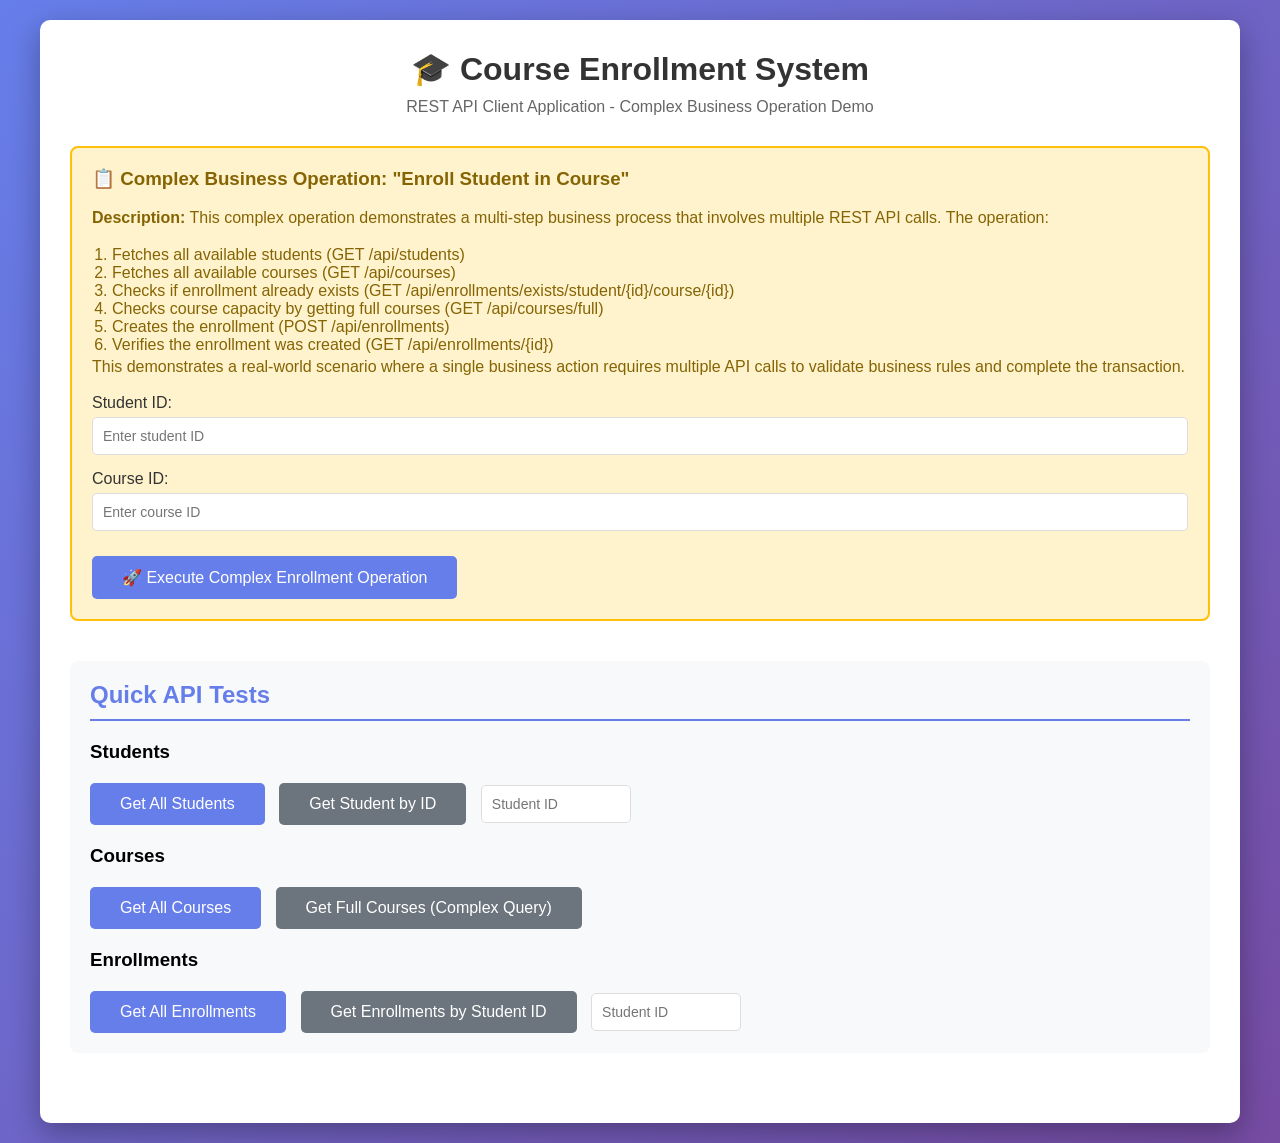
<file: src/main/resources/static/client/index.html>
<!DOCTYPE html>
<html lang="en">
<head>
    <meta charset="UTF-8">
    <meta name="viewport" content="width=device-width, initial-scale=1.0">
    <title>Course Enrollment System - Client Application</title>
    <style>
        * {
            margin: 0;
            padding: 0;
            box-sizing: border-box;
        }
        
        body {
            font-family: 'Segoe UI', Tahoma, Geneva, Verdana, sans-serif;
            background: linear-gradient(135deg, #667eea 0%, #764ba2 100%);
            min-height: 100vh;
            padding: 20px;
        }
        
        .container {
            max-width: 1200px;
            margin: 0 auto;
            background: white;
            border-radius: 10px;
            box-shadow: 0 10px 30px rgba(0,0,0,0.3);
            padding: 30px;
        }
        
        h1 {
            color: #333;
            margin-bottom: 10px;
            text-align: center;
        }
        
        .subtitle {
            text-align: center;
            color: #666;
            margin-bottom: 30px;
        }
        
        .section {
            margin-bottom: 40px;
            padding: 20px;
            background: #f8f9fa;
            border-radius: 8px;
        }
        
        .section h2 {
            color: #667eea;
            margin-bottom: 15px;
            border-bottom: 2px solid #667eea;
            padding-bottom: 10px;
        }
        
        .form-group {
            margin-bottom: 15px;
        }
        
        label {
            display: block;
            margin-bottom: 5px;
            color: #333;
            font-weight: 500;
        }
        
        input, select, textarea {
            width: 100%;
            padding: 10px;
            border: 1px solid #ddd;
            border-radius: 5px;
            font-size: 14px;
        }
        
        button {
            background: #667eea;
            color: white;
            padding: 12px 30px;
            border: none;
            border-radius: 5px;
            cursor: pointer;
            font-size: 16px;
            font-weight: 500;
            margin-right: 10px;
            margin-top: 10px;
        }
        
        button:hover {
            background: #5568d3;
        }
        
        button.secondary {
            background: #6c757d;
        }
        
        button.secondary:hover {
            background: #5a6268;
        }
        
        .result {
            margin-top: 20px;
            padding: 15px;
            background: #e7f3ff;
            border-left: 4px solid #2196F3;
            border-radius: 5px;
        }
        
        .error {
            background: #ffebee;
            border-left-color: #f44336;
        }
        
        .success {
            background: #e8f5e9;
            border-left-color: #4caf50;
        }
        
        pre {
            background: #f5f5f5;
            padding: 15px;
            border-radius: 5px;
            overflow-x: auto;
            margin-top: 10px;
        }
        
        .complex-operation {
            background: #fff3cd;
            border: 2px solid #ffc107;
            padding: 20px;
            border-radius: 8px;
            margin-top: 20px;
        }
        
        .complex-operation h3 {
            color: #856404;
            margin-bottom: 15px;
        }
        
        .complex-operation p {
            color: #856404;
            margin-bottom: 15px;
            line-height: 1.6;
        }
        
        .loading {
            display: inline-block;
            width: 20px;
            height: 20px;
            border: 3px solid #f3f3f3;
            border-top: 3px solid #667eea;
            border-radius: 50%;
            animation: spin 1s linear infinite;
            margin-left: 10px;
        }
        
        @keyframes spin {
            0% { transform: rotate(0deg); }
            100% { transform: rotate(360deg); }
        }
    </style>
</head>
<body>
    <div class="container">
        <h1>🎓 Course Enrollment System</h1>
        <p class="subtitle">REST API Client Application - Complex Business Operation Demo</p>
        
        <!-- Complex Business Operation Section -->
        <div class="section complex-operation">
            <h3>📋 Complex Business Operation: "Enroll Student in Course"</h3>
            <p>
                <strong>Description:</strong> This complex operation demonstrates a multi-step business process that involves 
                multiple REST API calls. The operation:
            </p>
            <ol style="margin-left: 20px; color: #856404;">
                <li>Fetches all available students (GET /api/students)</li>
                <li>Fetches all available courses (GET /api/courses)</li>
                <li>Checks if enrollment already exists (GET /api/enrollments/exists/student/{id}/course/{id})</li>
                <li>Checks course capacity by getting full courses (GET /api/courses/full)</li>
                <li>Creates the enrollment (POST /api/enrollments)</li>
                <li>Verifies the enrollment was created (GET /api/enrollments/{id})</li>
            </ol>
            <p>
                This demonstrates a real-world scenario where a single business action requires multiple API calls 
                to validate business rules and complete the transaction.
            </p>
            
            <div class="form-group">
                <label>Student ID:</label>
                <input type="number" id="enrollStudentId" placeholder="Enter student ID">
            </div>
            <div class="form-group">
                <label>Course ID:</label>
                <input type="number" id="enrollCourseId" placeholder="Enter course ID">
            </div>
            <button onclick="performComplexEnrollment()">🚀 Execute Complex Enrollment Operation</button>
            <div id="complexResult"></div>
        </div>
        
        <!-- Quick API Tests -->
        <div class="section">
            <h2>Quick API Tests</h2>
            
            <h3 style="margin-top: 20px; margin-bottom: 10px;">Students</h3>
            <button onclick="getAllStudents()">Get All Students</button>
            <button onclick="getStudentById()" class="secondary">Get Student by ID</button>
            <input type="number" id="studentIdInput" placeholder="Student ID" style="width: 150px; display: inline-block;">
            
            <h3 style="margin-top: 20px; margin-bottom: 10px;">Courses</h3>
            <button onclick="getAllCourses()">Get All Courses</button>
            <button onclick="getFullCourses()" class="secondary">Get Full Courses (Complex Query)</button>
            
            <h3 style="margin-top: 20px; margin-bottom: 10px;">Enrollments</h3>
            <button onclick="getAllEnrollments()">Get All Enrollments</button>
            <button onclick="getEnrollmentsByStudent()" class="secondary">Get Enrollments by Student ID</button>
            <input type="number" id="enrollStudentLookup" placeholder="Student ID" style="width: 150px; display: inline-block;">
            
            <div id="apiResult"></div>
        </div>
    </div>

    <script>
        const API_BASE_URL = '/api';
        
        // Complex Business Operation: Enroll Student in Course
        async function performComplexEnrollment() {
            const resultDiv = document.getElementById('complexResult');
            resultDiv.innerHTML = '<div class="loading"></div> Processing...';
            
            const studentId = document.getElementById('enrollStudentId').value;
            const courseId = document.getElementById('enrollCourseId').value;
            
            if (!studentId || !courseId) {
                resultDiv.innerHTML = '<div class="result error">Please enter both Student ID and Course ID</div>';
                return;
            }
            
            try {
                const steps = [];
                
                // Step 1: Get all students
                steps.push('Step 1: Fetching all students...');
                const studentsResponse = await fetch(`${API_BASE_URL}/students`);
                const students = await studentsResponse.json();
                const studentExists = students.some(s => s.id == studentId);
                if (!studentExists) {
                    throw new Error(`Student with ID ${studentId} not found`);
                }
                steps.push(`✓ Student ${studentId} found`);
                
                // Step 2: Get all courses
                steps.push('Step 2: Fetching all courses...');
                const coursesResponse = await fetch(`${API_BASE_URL}/courses`);
                const courses = await coursesResponse.json();
                const courseExists = courses.some(c => c.id == courseId);
                if (!courseExists) {
                    throw new Error(`Course with ID ${courseId} not found`);
                }
                steps.push(`✓ Course ${courseId} found`);
                
                // Step 3: Check if enrollment already exists
                steps.push('Step 3: Checking if enrollment already exists...');
                const existsResponse = await fetch(`${API_BASE_URL}/enrollments/exists/student/${studentId}/course/${courseId}`);
                const exists = await existsResponse.json();
                if (exists) {
                    throw new Error(`Student ${studentId} is already enrolled in course ${courseId}`);
                }
                steps.push(`✓ No existing enrollment found`);
                
                // Step 4: Check course capacity (get full courses)
                steps.push('Step 4: Checking course capacity...');
                const fullCoursesResponse = await fetch(`${API_BASE_URL}/courses/full`);
                const fullCourses = await fullCoursesResponse.json();
                const isFull = fullCourses.some(c => c.id == courseId);
                if (isFull) {
                    throw new Error(`Course ${courseId} has reached its capacity`);
                }
                steps.push(`✓ Course has available capacity`);
                
                // Step 5: Create enrollment
                steps.push('Step 5: Creating enrollment...');
                const createResponse = await fetch(`${API_BASE_URL}/enrollments`, {
                    method: 'POST',
                    headers: {
                        'Content-Type': 'application/json'
                    },
                    body: JSON.stringify({
                        studentId: parseInt(studentId),
                        courseId: parseInt(courseId),
                        status: 'ENROLLED'
                    })
                });
                
                if (!createResponse.ok) {
                    const errorText = await createResponse.text();
                    throw new Error(`Failed to create enrollment: ${errorText}`);
                }
                
                const enrollment = await createResponse.json();
                steps.push(`✓ Enrollment created with ID ${enrollment.id}`);
                
                // Step 6: Verify enrollment was created
                steps.push('Step 6: Verifying enrollment...');
                const verifyResponse = await fetch(`${API_BASE_URL}/enrollments/${enrollment.id}`);
                const verifiedEnrollment = await verifyResponse.json();
                steps.push(`✓ Enrollment verified: Student ${verifiedEnrollment.studentId} enrolled in Course ${verifiedEnrollment.courseId}`);
                
                resultDiv.innerHTML = `
                    <div class="result success">
                        <h4>✅ Complex Operation Completed Successfully!</h4>
                        <p><strong>Enrollment ID:</strong> ${enrollment.id}</p>
                        <p><strong>Operation Steps:</strong></p>
                        <ul style="margin-left: 20px; margin-top: 10px;">
                            ${steps.map(step => `<li>${step}</li>`).join('')}
                        </ul>
                        <pre>${JSON.stringify(enrollment, null, 2)}</pre>
                    </div>
                `;
            } catch (error) {
                resultDiv.innerHTML = `
                    <div class="result error">
                        <h4>❌ Error in Complex Operation</h4>
                        <p>${error.message}</p>
                    </div>
                `;
            }
        }
        
        // Simple API test functions
        async function getAllStudents() {
            const resultDiv = document.getElementById('apiResult');
            resultDiv.innerHTML = '<div class="loading"></div> Loading...';
            try {
                const response = await fetch(`${API_BASE_URL}/students`);
                const data = await response.json();
                resultDiv.innerHTML = `<div class="result success"><h4>All Students</h4><pre>${JSON.stringify(data, null, 2)}</pre></div>`;
            } catch (error) {
                resultDiv.innerHTML = `<div class="result error">Error: ${error.message}</div>`;
            }
        }
        
        async function getStudentById() {
            const id = document.getElementById('studentIdInput').value;
            if (!id) {
                alert('Please enter a student ID');
                return;
            }
            const resultDiv = document.getElementById('apiResult');
            resultDiv.innerHTML = '<div class="loading"></div> Loading...';
            try {
                const response = await fetch(`${API_BASE_URL}/students/${id}`);
                if (!response.ok) {
                    throw new Error('Student not found');
                }
                const data = await response.json();
                resultDiv.innerHTML = `<div class="result success"><h4>Student ${id}</h4><pre>${JSON.stringify(data, null, 2)}</pre></div>`;
            } catch (error) {
                resultDiv.innerHTML = `<div class="result error">Error: ${error.message}</div>`;
            }
        }
        
        async function getAllCourses() {
            const resultDiv = document.getElementById('apiResult');
            resultDiv.innerHTML = '<div class="loading"></div> Loading...';
            try {
                const response = await fetch(`${API_BASE_URL}/courses`);
                const data = await response.json();
                resultDiv.innerHTML = `<div class="result success"><h4>All Courses</h4><pre>${JSON.stringify(data, null, 2)}</pre></div>`;
            } catch (error) {
                resultDiv.innerHTML = `<div class="result error">Error: ${error.message}</div>`;
            }
        }
        
        async function getFullCourses() {
            const resultDiv = document.getElementById('apiResult');
            resultDiv.innerHTML = '<div class="loading"></div> Loading...';
            try {
                const response = await fetch(`${API_BASE_URL}/courses/full`);
                const data = await response.json();
                resultDiv.innerHTML = `<div class="result success"><h4>Full Courses (Complex Query)</h4><pre>${JSON.stringify(data, null, 2)}</pre></div>`;
            } catch (error) {
                resultDiv.innerHTML = `<div class="result error">Error: ${error.message}</div>`;
            }
        }
        
        async function getAllEnrollments() {
            const resultDiv = document.getElementById('apiResult');
            resultDiv.innerHTML = '<div class="loading"></div> Loading...';
            try {
                const response = await fetch(`${API_BASE_URL}/enrollments`);
                const data = await response.json();
                resultDiv.innerHTML = `<div class="result success"><h4>All Enrollments</h4><pre>${JSON.stringify(data, null, 2)}</pre></div>`;
            } catch (error) {
                resultDiv.innerHTML = `<div class="result error">Error: ${error.message}</div>`;
            }
        }
        
        async function getEnrollmentsByStudent() {
            const id = document.getElementById('enrollStudentLookup').value;
            if (!id) {
                alert('Please enter a student ID');
                return;
            }
            const resultDiv = document.getElementById('apiResult');
            resultDiv.innerHTML = '<div class="loading"></div> Loading...';
            try {
                const response = await fetch(`${API_BASE_URL}/enrollments/student/${id}`);
                const data = await response.json();
                resultDiv.innerHTML = `<div class="result success"><h4>Enrollments for Student ${id}</h4><pre>${JSON.stringify(data, null, 2)}</pre></div>`;
            } catch (error) {
                resultDiv.innerHTML = `<div class="result error">Error: ${error.message}</div>`;
            }
        }
    </script>
</body>
</html>
</file>
